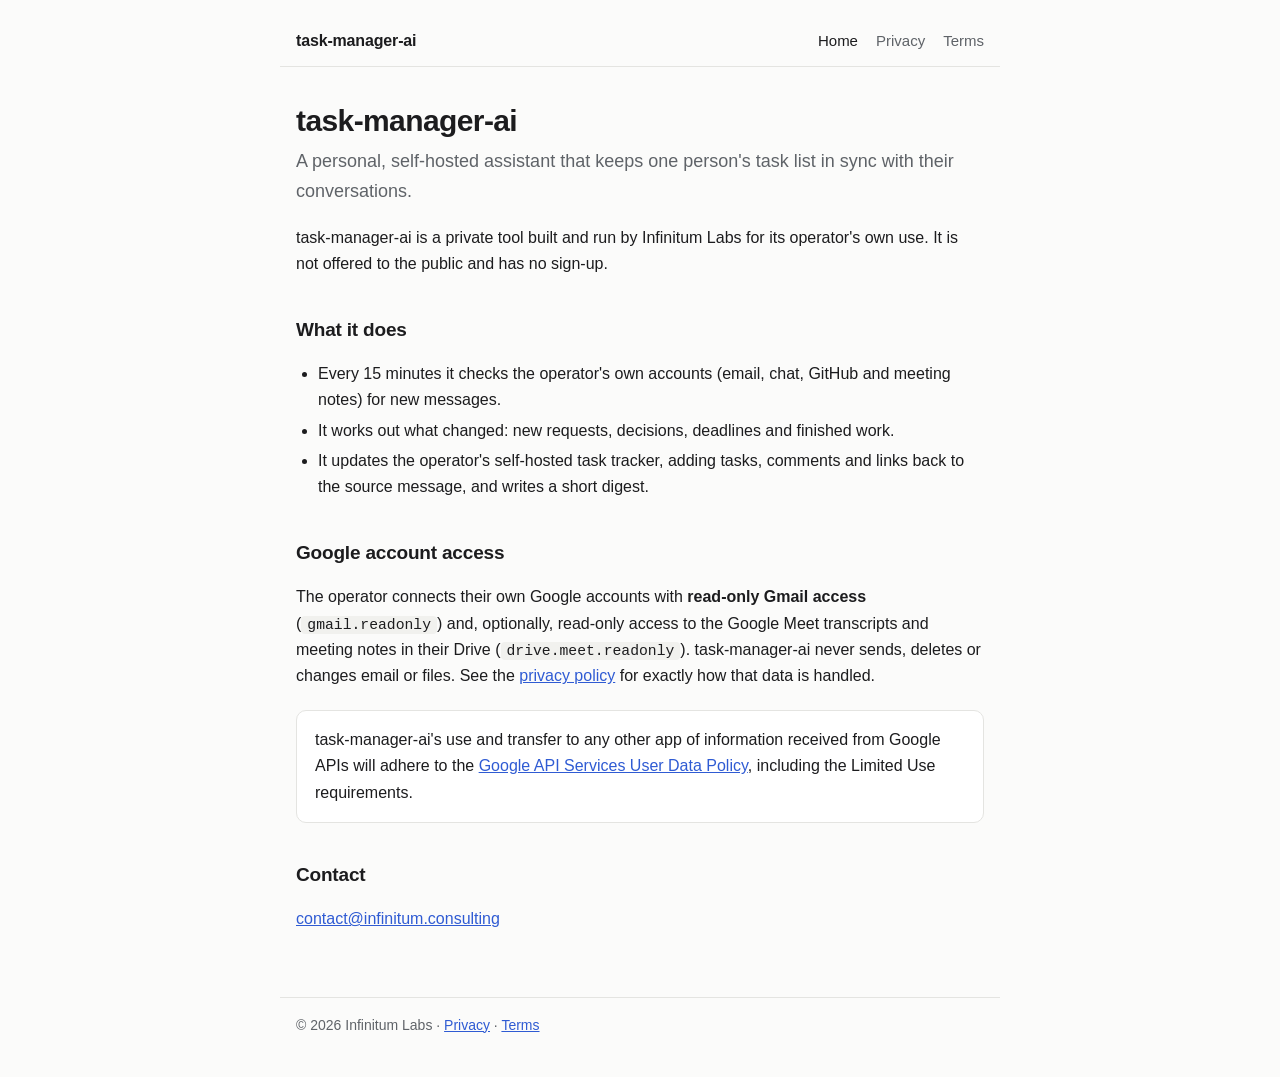
<file: index.html>
<!doctype html>
<html lang="en">
<head>
  <meta charset="utf-8">
  <meta name="viewport" content="width=device-width, initial-scale=1">
  <title>task-manager-ai</title>
  <meta name="description" content="A personal assistant that reads the operator's own messages and keeps their task tracker up to date.">
  <link rel="stylesheet" href="style.css">
</head>
<body>
  <header>
    <a class="brand" href="./">task-manager-ai</a>
    <nav>
      <a href="./" aria-current="page">Home</a>
      <a href="privacy.html">Privacy</a>
      <a href="terms.html">Terms</a>
    </nav>
  </header>
  <main>
    <h1>task-manager-ai</h1>
    <p class="lede">A personal, self-hosted assistant that keeps one person's task list in sync with their conversations.</p>

    <p>task-manager-ai is a private tool built and run by Infinitum Labs for its operator's own use. It is not offered to the public and has no sign-up.</p>

    <h2>What it does</h2>
    <ul>
      <li>Every 15 minutes it checks the operator's own accounts (email, chat, GitHub and meeting notes) for new messages.</li>
      <li>It works out what changed: new requests, decisions, deadlines and finished work.</li>
      <li>It updates the operator's self-hosted task tracker, adding tasks, comments and links back to the source message, and writes a short digest.</li>
    </ul>

    <h2>Google account access</h2>
    <p>The operator connects their own Google accounts with <strong>read-only Gmail access</strong> (<code>gmail.readonly</code>) and, optionally, read-only access to the Google Meet transcripts and meeting notes in their Drive (<code>drive.meet.readonly</code>). task-manager-ai never sends, deletes or changes email or files. See the <a href="privacy.html">privacy policy</a> for exactly how that data is handled.</p>

    <div class="card">
      <p>task-manager-ai's use and transfer to any other app of information received from Google APIs will adhere to the <a href="https://developers.google.com/terms/api-services-user-data-policy">Google API Services User Data Policy</a>, including the Limited Use requirements.</p>
    </div>

    <h2>Contact</h2>
    <p><a href="mailto:contact@infinitum.consulting">contact@infinitum.consulting</a></p>
  </main>
  <footer>© 2026 Infinitum Labs · <a href="privacy.html">Privacy</a> · <a href="terms.html">Terms</a></footer>
</body>
</html>
</file>
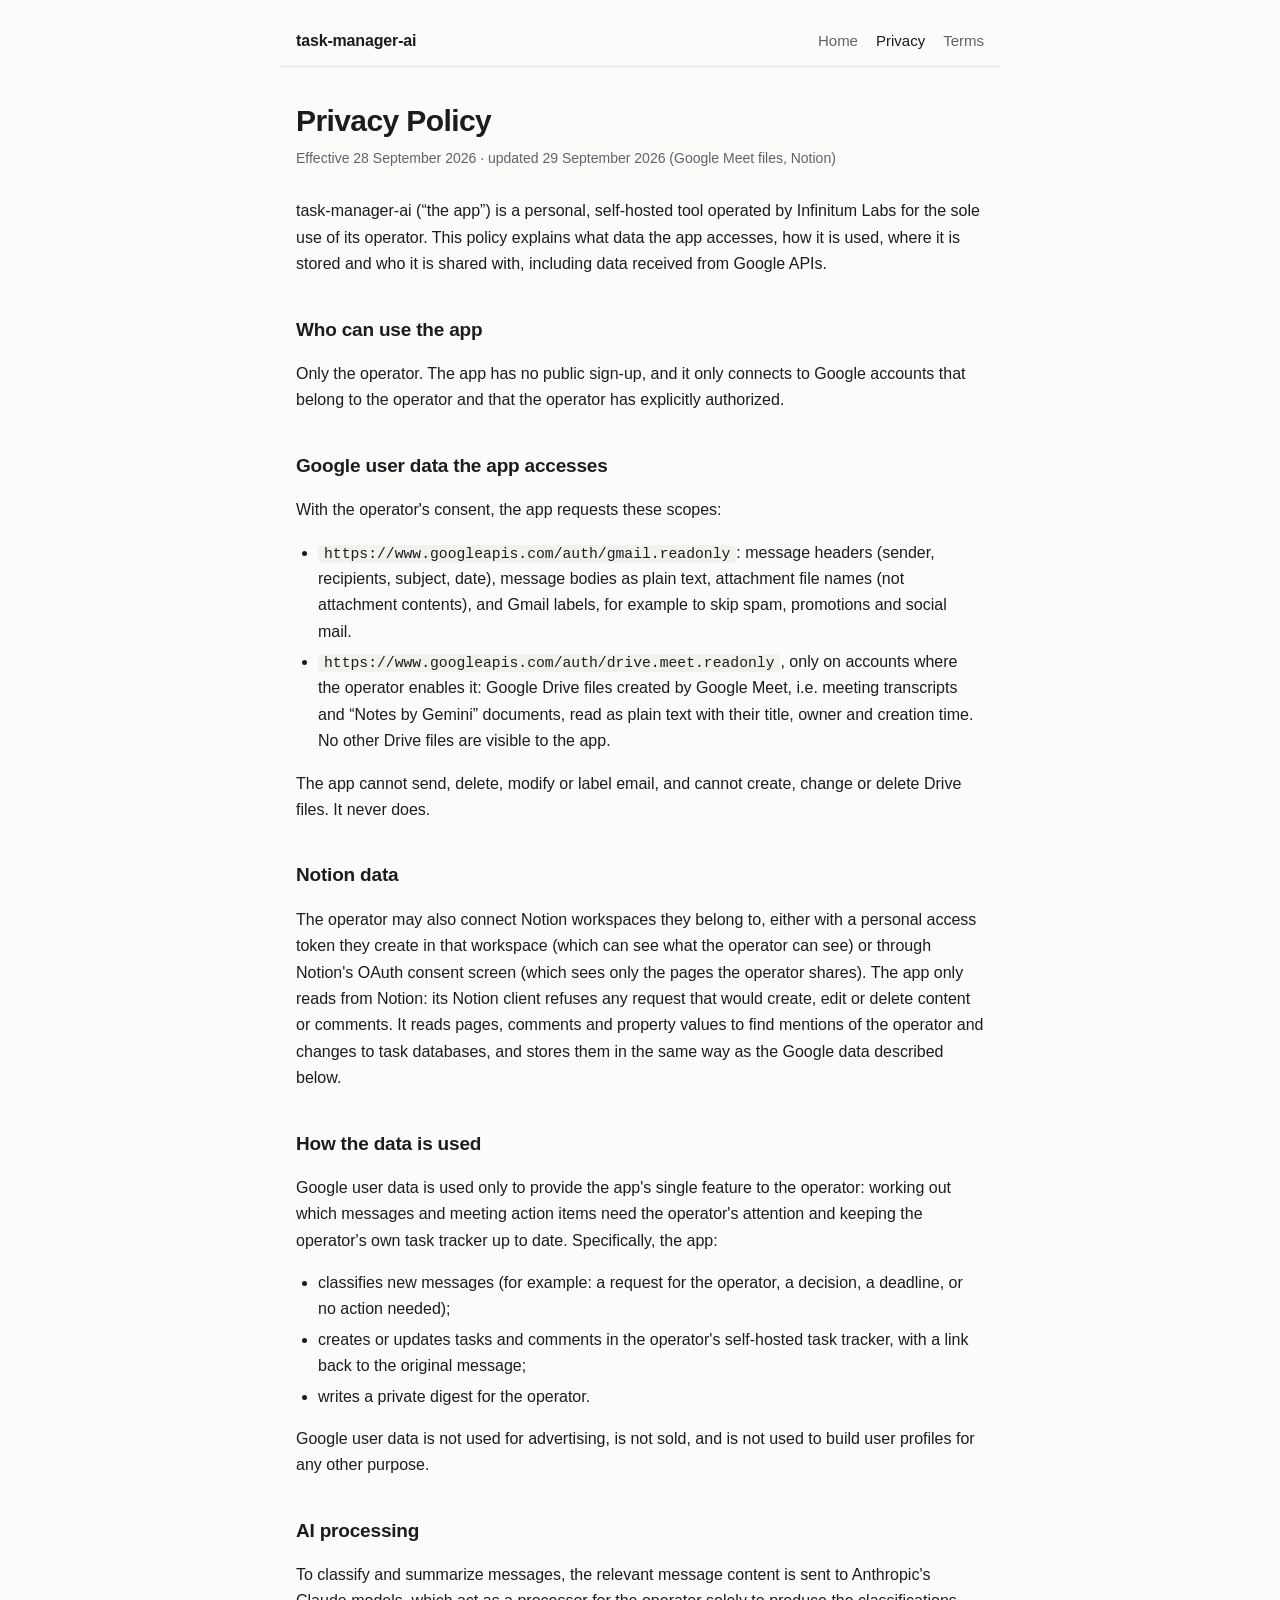
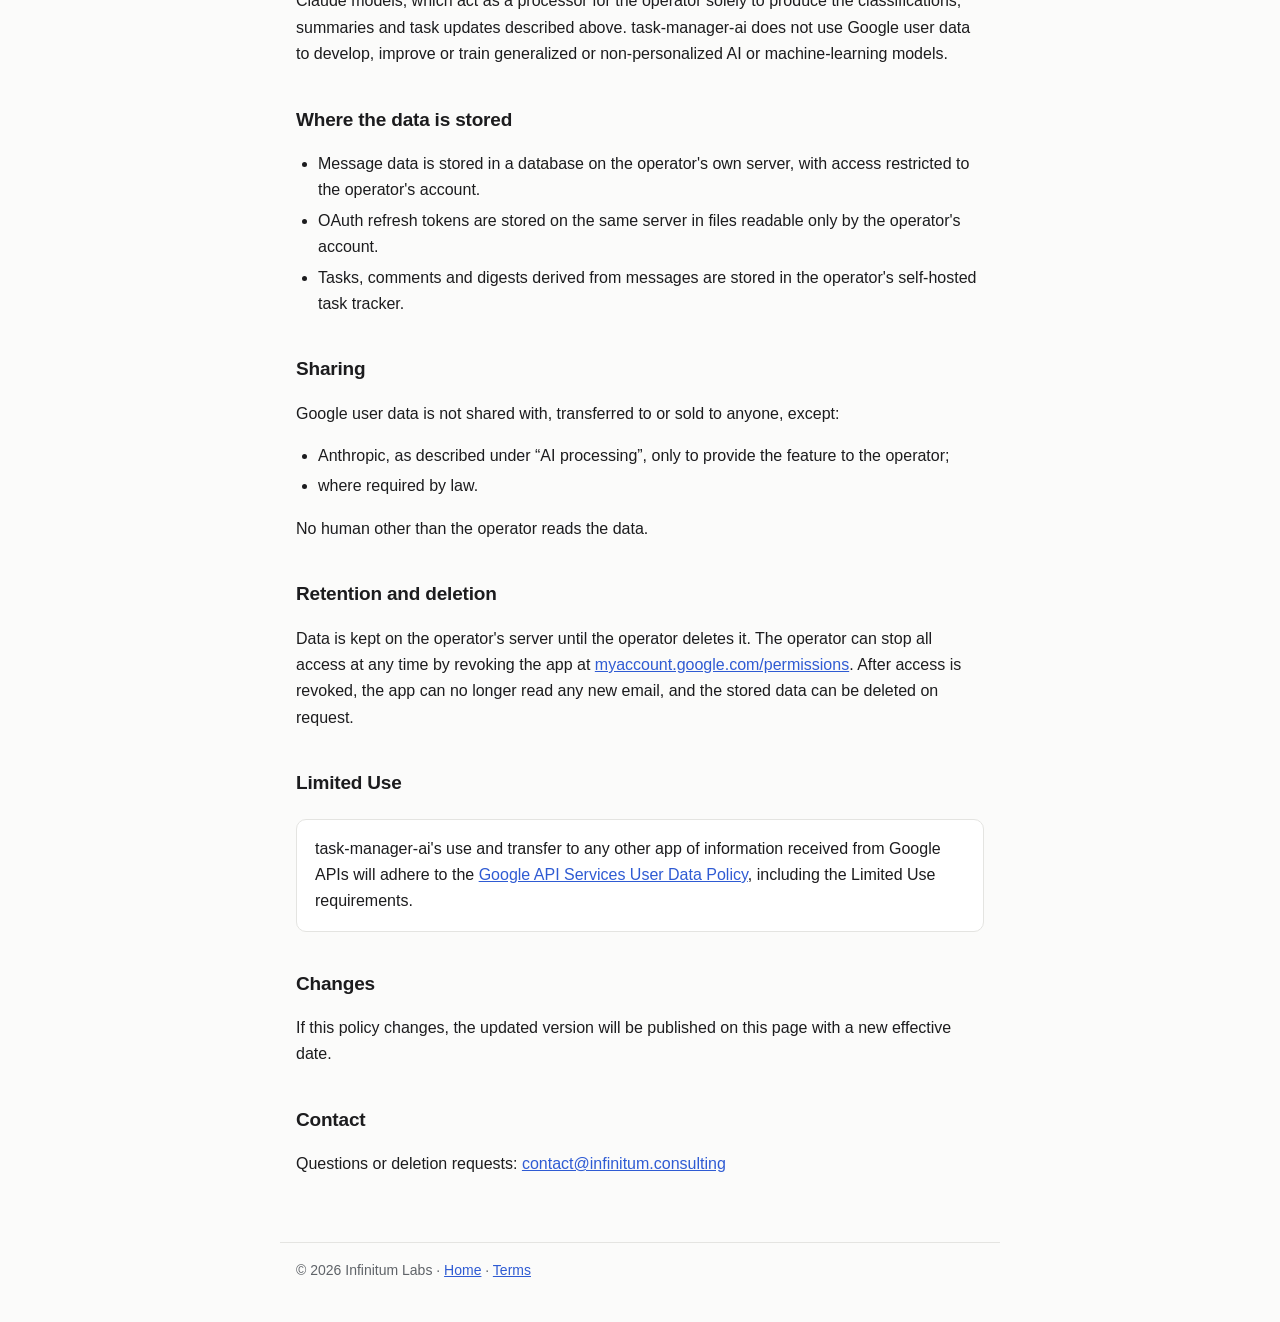
<file: privacy.html>
<!doctype html>
<html lang="en">
<head>
  <meta charset="utf-8">
  <meta name="viewport" content="width=device-width, initial-scale=1">
  <title>Privacy Policy · task-manager-ai</title>
  <meta name="description" content="How task-manager-ai accesses, uses, stores and shares Google user data.">
  <link rel="stylesheet" href="style.css">
</head>
<body>
  <header>
    <a class="brand" href="./">task-manager-ai</a>
    <nav>
      <a href="./">Home</a>
      <a href="privacy.html" aria-current="page">Privacy</a>
      <a href="terms.html">Terms</a>
    </nav>
  </header>
  <main>
    <h1>Privacy Policy</h1>
    <p class="meta">Effective 28 September 2026 · updated 29 September 2026 (Google Meet files, Notion)</p>

    <p>task-manager-ai (“the app”) is a personal, self-hosted tool operated by Infinitum Labs for the sole use of its operator. This policy explains what data the app accesses, how it is used, where it is stored and who it is shared with, including data received from Google APIs.</p>

    <h2>Who can use the app</h2>
    <p>Only the operator. The app has no public sign-up, and it only connects to Google accounts that belong to the operator and that the operator has explicitly authorized.</p>

    <h2>Google user data the app accesses</h2>
    <p>With the operator's consent, the app requests these scopes:</p>
    <ul>
      <li><code>https://www.googleapis.com/auth/gmail.readonly</code>: message headers (sender, recipients, subject, date), message bodies as plain text, attachment file names (not attachment contents), and Gmail labels, for example to skip spam, promotions and social mail.</li>
      <li><code>https://www.googleapis.com/auth/drive.meet.readonly</code>, only on accounts where the operator enables it: Google Drive files created by Google Meet, i.e. meeting transcripts and “Notes by Gemini” documents, read as plain text with their title, owner and creation time. No other Drive files are visible to the app.</li>
    </ul>
    <p>The app cannot send, delete, modify or label email, and cannot create, change or delete Drive files. It never does.</p>

    <h2>Notion data</h2>
    <p>The operator may also connect Notion workspaces they belong to, either with a personal access token they create in that workspace (which can see what the operator can see) or through Notion's OAuth consent screen (which sees only the pages the operator shares). The app only reads from Notion: its Notion client refuses any request that would create, edit or delete content or comments. It reads pages, comments and property values to find mentions of the operator and changes to task databases, and stores them in the same way as the Google data described below.</p>

    <h2>How the data is used</h2>
    <p>Google user data is used only to provide the app's single feature to the operator: working out which messages and meeting action items need the operator's attention and keeping the operator's own task tracker up to date. Specifically, the app:</p>
    <ul>
      <li>classifies new messages (for example: a request for the operator, a decision, a deadline, or no action needed);</li>
      <li>creates or updates tasks and comments in the operator's self-hosted task tracker, with a link back to the original message;</li>
      <li>writes a private digest for the operator.</li>
    </ul>
    <p>Google user data is not used for advertising, is not sold, and is not used to build user profiles for any other purpose.</p>

    <h2>AI processing</h2>
    <p>To classify and summarize messages, the relevant message content is sent to Anthropic's Claude models, which act as a processor for the operator solely to produce the classifications, summaries and task updates described above. task-manager-ai does not use Google user data to develop, improve or train generalized or non-personalized AI or machine-learning models.</p>

    <h2>Where the data is stored</h2>
    <ul>
      <li>Message data is stored in a database on the operator's own server, with access restricted to the operator's account.</li>
      <li>OAuth refresh tokens are stored on the same server in files readable only by the operator's account.</li>
      <li>Tasks, comments and digests derived from messages are stored in the operator's self-hosted task tracker.</li>
    </ul>

    <h2>Sharing</h2>
    <p>Google user data is not shared with, transferred to or sold to anyone, except:</p>
    <ul>
      <li>Anthropic, as described under “AI processing”, only to provide the feature to the operator;</li>
      <li>where required by law.</li>
    </ul>
    <p>No human other than the operator reads the data.</p>

    <h2>Retention and deletion</h2>
    <p>Data is kept on the operator's server until the operator deletes it. The operator can stop all access at any time by revoking the app at <a href="https://myaccount.google.com/permissions">myaccount.google.com/permissions</a>. After access is revoked, the app can no longer read any new email, and the stored data can be deleted on request.</p>

    <h2>Limited Use</h2>
    <div class="card">
      <p>task-manager-ai's use and transfer to any other app of information received from Google APIs will adhere to the <a href="https://developers.google.com/terms/api-services-user-data-policy">Google API Services User Data Policy</a>, including the Limited Use requirements.</p>
    </div>

    <h2>Changes</h2>
    <p>If this policy changes, the updated version will be published on this page with a new effective date.</p>

    <h2>Contact</h2>
    <p>Questions or deletion requests: <a href="mailto:contact@infinitum.consulting">contact@infinitum.consulting</a></p>
  </main>
  <footer>© 2026 Infinitum Labs · <a href="./">Home</a> · <a href="terms.html">Terms</a></footer>
</body>
</html>
</file>
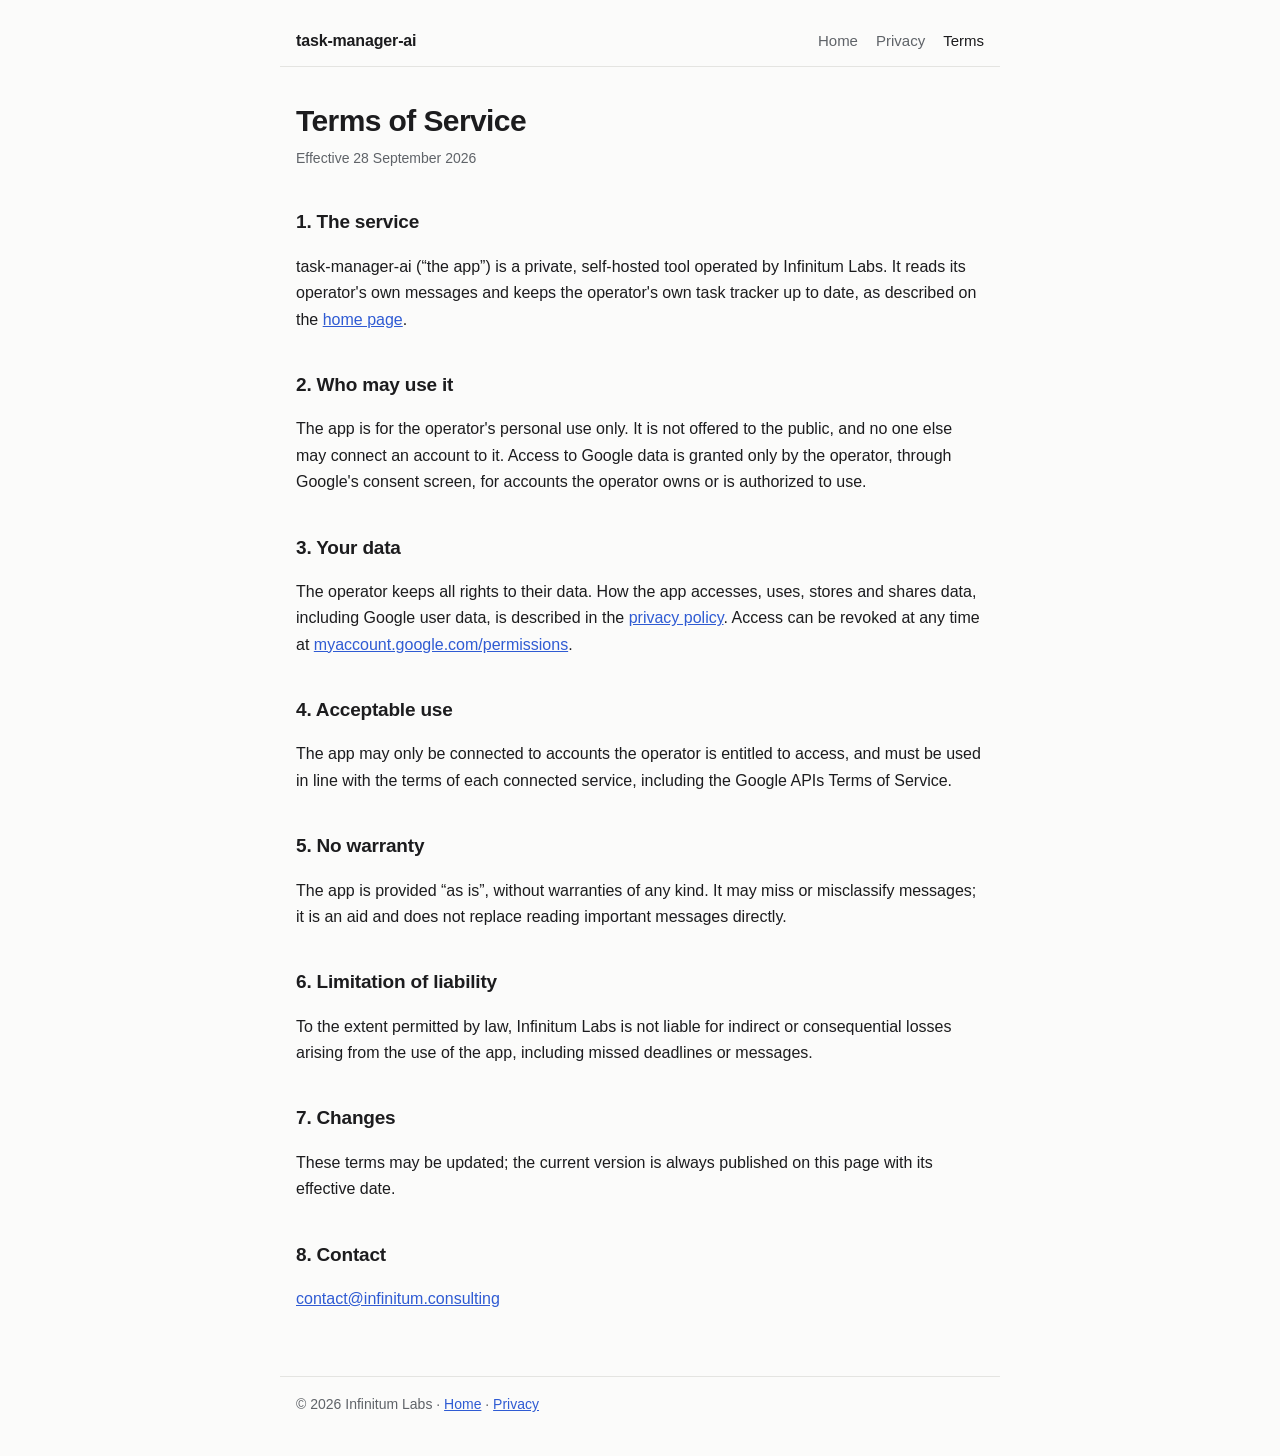
<file: terms.html>
<!doctype html>
<html lang="en">
<head>
  <meta charset="utf-8">
  <meta name="viewport" content="width=device-width, initial-scale=1">
  <title>Terms of Service · task-manager-ai</title>
  <meta name="description" content="Terms of service for task-manager-ai, a private self-hosted tool.">
  <link rel="stylesheet" href="style.css">
</head>
<body>
  <header>
    <a class="brand" href="./">task-manager-ai</a>
    <nav>
      <a href="./">Home</a>
      <a href="privacy.html">Privacy</a>
      <a href="terms.html" aria-current="page">Terms</a>
    </nav>
  </header>
  <main>
    <h1>Terms of Service</h1>
    <p class="meta">Effective 28 September 2026</p>

    <h2>1. The service</h2>
    <p>task-manager-ai (“the app”) is a private, self-hosted tool operated by Infinitum Labs. It reads its operator's own messages and keeps the operator's own task tracker up to date, as described on the <a href="./">home page</a>.</p>

    <h2>2. Who may use it</h2>
    <p>The app is for the operator's personal use only. It is not offered to the public, and no one else may connect an account to it. Access to Google data is granted only by the operator, through Google's consent screen, for accounts the operator owns or is authorized to use.</p>

    <h2>3. Your data</h2>
    <p>The operator keeps all rights to their data. How the app accesses, uses, stores and shares data, including Google user data, is described in the <a href="privacy.html">privacy policy</a>. Access can be revoked at any time at <a href="https://myaccount.google.com/permissions">myaccount.google.com/permissions</a>.</p>

    <h2>4. Acceptable use</h2>
    <p>The app may only be connected to accounts the operator is entitled to access, and must be used in line with the terms of each connected service, including the Google APIs Terms of Service.</p>

    <h2>5. No warranty</h2>
    <p>The app is provided “as is”, without warranties of any kind. It may miss or misclassify messages; it is an aid and does not replace reading important messages directly.</p>

    <h2>6. Limitation of liability</h2>
    <p>To the extent permitted by law, Infinitum Labs is not liable for indirect or consequential losses arising from the use of the app, including missed deadlines or messages.</p>

    <h2>7. Changes</h2>
    <p>These terms may be updated; the current version is always published on this page with its effective date.</p>

    <h2>8. Contact</h2>
    <p><a href="mailto:contact@infinitum.consulting">contact@infinitum.consulting</a></p>
  </main>
  <footer>© 2026 Infinitum Labs · <a href="./">Home</a> · <a href="privacy.html">Privacy</a></footer>
</body>
</html>
</file>
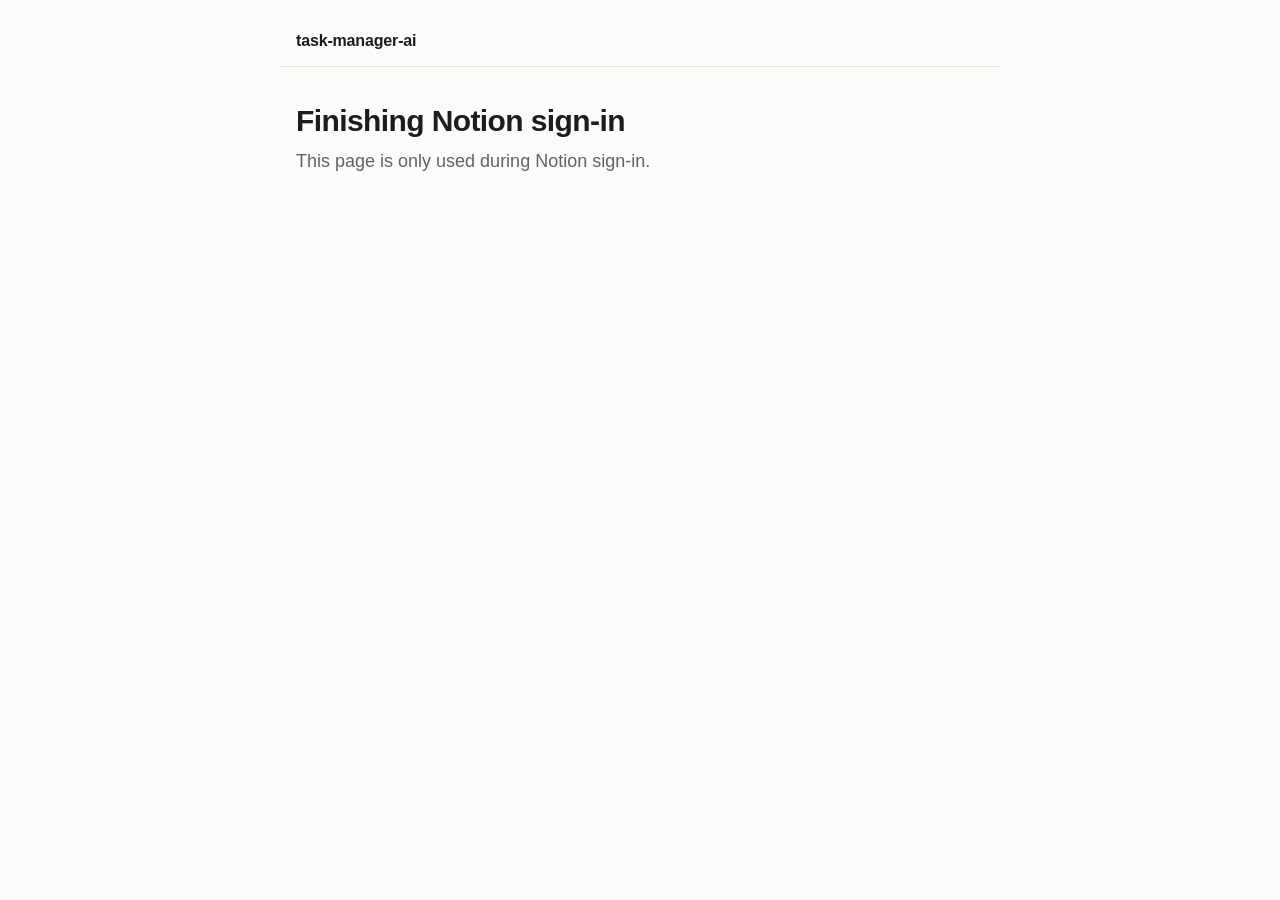
<file: oauth/notion.html>
<!doctype html>
<html lang="en">
<head>
  <meta charset="utf-8">
  <meta name="viewport" content="width=device-width, initial-scale=1">
  <meta name="robots" content="noindex">
  <meta name="referrer" content="no-referrer">
  <title>Notion sign-in · task-manager-ai</title>
  <link rel="stylesheet" href="../style.css">
</head>
<body>
  <header>
    <a class="brand" href="../">task-manager-ai</a>
  </header>
  <main>
    <h1>Finishing Notion sign-in</h1>
    <p class="lede" id="status">Handing the sign-in back to task-manager-ai…</p>
    <p id="manual" hidden>If nothing happens, check that the <code>ssh -L 8768:…</code> tunnel from the sign-in command is still open, then <a id="continue" href="#">continue here</a>.</p>
  </main>
  <script>
    // Notion only redirects to HTTPS pages, so it sends the one-time code here and this page
    // forwards it to the sign-in helper listening on 127.0.0.1:8768 (reached through an SSH
    // tunnel). The code is useless without the app's client secret, which never leaves the
    // operator's server. Nothing is stored or sent anywhere else.
    (function () {
      var q = window.location.search;
      var status = document.getElementById("status");
      if (!/[?&](code|error)=/.test(q)) {
        status.textContent = "This page is only used during Notion sign-in.";
        return;
      }
      var target = "http://127.0.0.1:8768/notion/callback" + q;
      document.getElementById("continue").href = target;
      document.getElementById("manual").hidden = false;
      window.location.replace(target);
    })();
  </script>
</body>
</html>
</file>
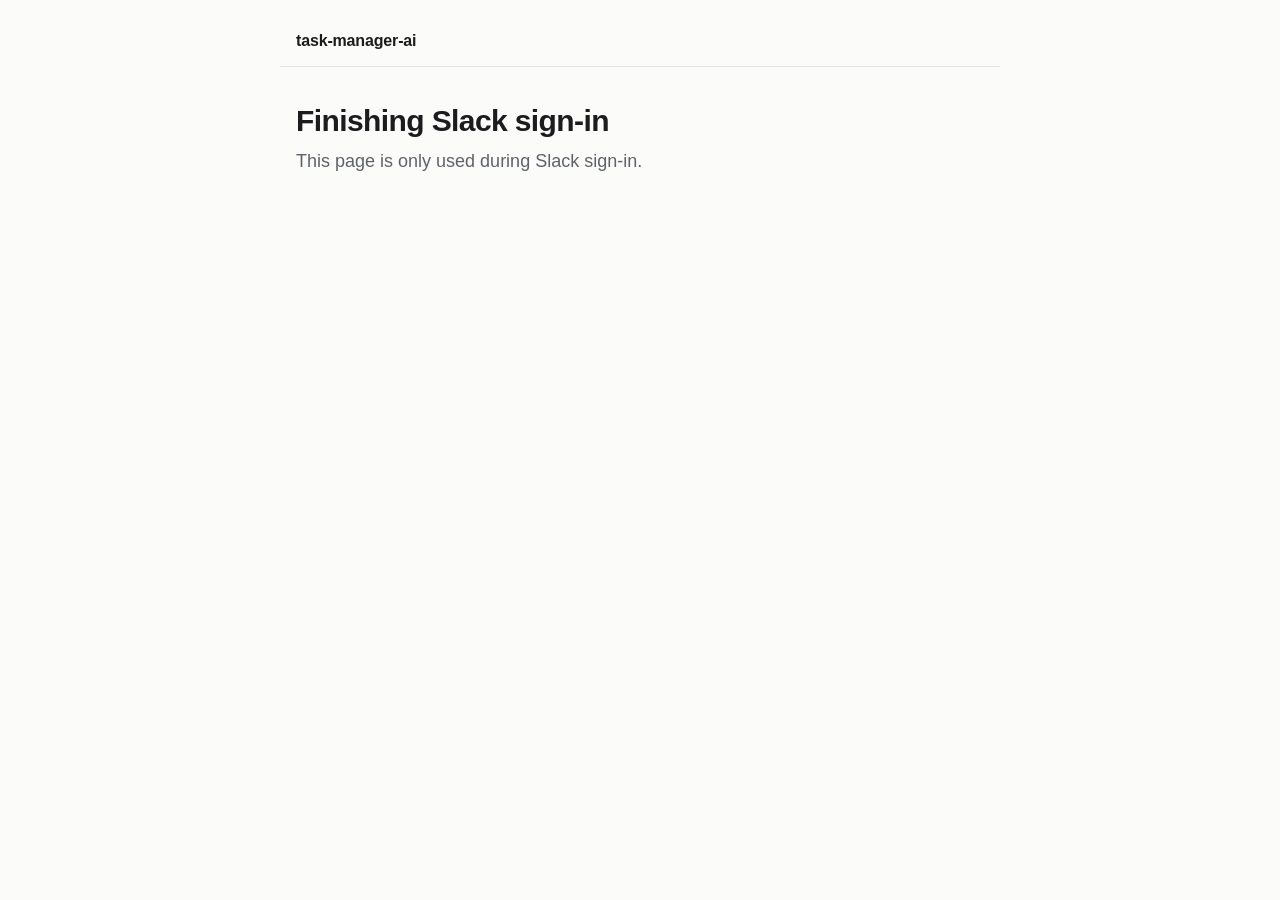
<file: oauth/slack.html>
<!doctype html>
<html lang="en">
<head>
  <meta charset="utf-8">
  <meta name="viewport" content="width=device-width, initial-scale=1">
  <meta name="robots" content="noindex">
  <meta name="referrer" content="no-referrer">
  <title>Slack sign-in · task-manager-ai</title>
  <link rel="stylesheet" href="../style.css">
</head>
<body>
  <header>
    <a class="brand" href="../">task-manager-ai</a>
  </header>
  <main>
    <h1>Finishing Slack sign-in</h1>
    <p class="lede" id="status">Handing the sign-in back to task-manager-ai…</p>
    <p id="manual" hidden>If nothing happens, check that the <code>ssh -L 8767:…</code> tunnel from the sign-in command is still open, then <a id="continue" href="#">continue here</a>.</p>
  </main>
  <script>
    // Slack only redirects to HTTPS pages, so it sends the one-time code here and this page
    // forwards it to the sign-in helper listening on 127.0.0.1:8767 (reached through an SSH
    // tunnel). The code is useless without the app's client secret, which never leaves the
    // operator's server. Nothing is stored or sent anywhere else.
    (function () {
      var q = window.location.search;
      var status = document.getElementById("status");
      if (!/[?&](code|error)=/.test(q)) {
        status.textContent = "This page is only used during Slack sign-in.";
        return;
      }
      var target = "http://127.0.0.1:8767/slack/callback" + q;
      document.getElementById("continue").href = target;
      document.getElementById("manual").hidden = false;
      window.location.replace(target);
    })();
  </script>
</body>
</html>
</file>
<file: style.css>
:root {
  --bg: #fbfbfa;
  --surface: #ffffff;
  --text: #1c1c1e;
  --muted: #5f6368;
  --border: #e4e4e1;
  --accent: #2f5bd3;
  --code-bg: #f1f1ee;
}
@media (prefers-color-scheme: dark) {
  :root {
    --bg: #111213;
    --surface: #18191b;
    --text: #e8e8e6;
    --muted: #a0a3a8;
    --border: #2a2c2f;
    --accent: #8aa8ff;
    --code-bg: #222427;
  }
}
* { box-sizing: border-box; }
html { -webkit-text-size-adjust: 100%; }
body {
  margin: 0;
  background: var(--bg);
  color: var(--text);
  font: 16px/1.65 -apple-system, BlinkMacSystemFont, "Segoe UI", Roboto, "Helvetica Neue", Arial, sans-serif;
}
header, main, footer { max-width: 720px; margin: 0 auto; padding: 0 16px; }
header {
  display: flex; align-items: baseline; justify-content: space-between; gap: 16px;
  flex-wrap: wrap; padding-top: 28px; padding-bottom: 12px; border-bottom: 1px solid var(--border);
}
.brand { font-weight: 650; letter-spacing: -0.01em; color: var(--text); text-decoration: none; }
nav { display: flex; gap: 18px; font-size: 15px; }
nav a { color: var(--muted); text-decoration: none; }
nav a:hover, nav a[aria-current="page"] { color: var(--text); }
main { padding-top: 36px; padding-bottom: 48px; }
h1 { font-size: 30px; line-height: 1.2; letter-spacing: -0.02em; margin: 0 0 8px; }
h2 { font-size: 19px; margin: 36px 0 8px; letter-spacing: -0.01em; }
p, li { color: var(--text); }
.lede { font-size: 18px; color: var(--muted); margin-top: 0; }
.meta { color: var(--muted); font-size: 14px; margin: 0 0 28px; }
a { color: var(--accent); }
ul { padding-left: 22px; }
li { margin: 4px 0; }
code { background: var(--code-bg); padding: 1px 6px; border-radius: 4px; font-size: 0.92em; word-break: break-word; }
.card {
  background: var(--surface); border: 1px solid var(--border); border-radius: 10px;
  padding: 16px 18px; margin: 20px 0;
}
.card p { margin: 0; }
footer {
  border-top: 1px solid var(--border); padding-top: 16px; padding-bottom: 40px;
  color: var(--muted); font-size: 14px;
}
</file>
